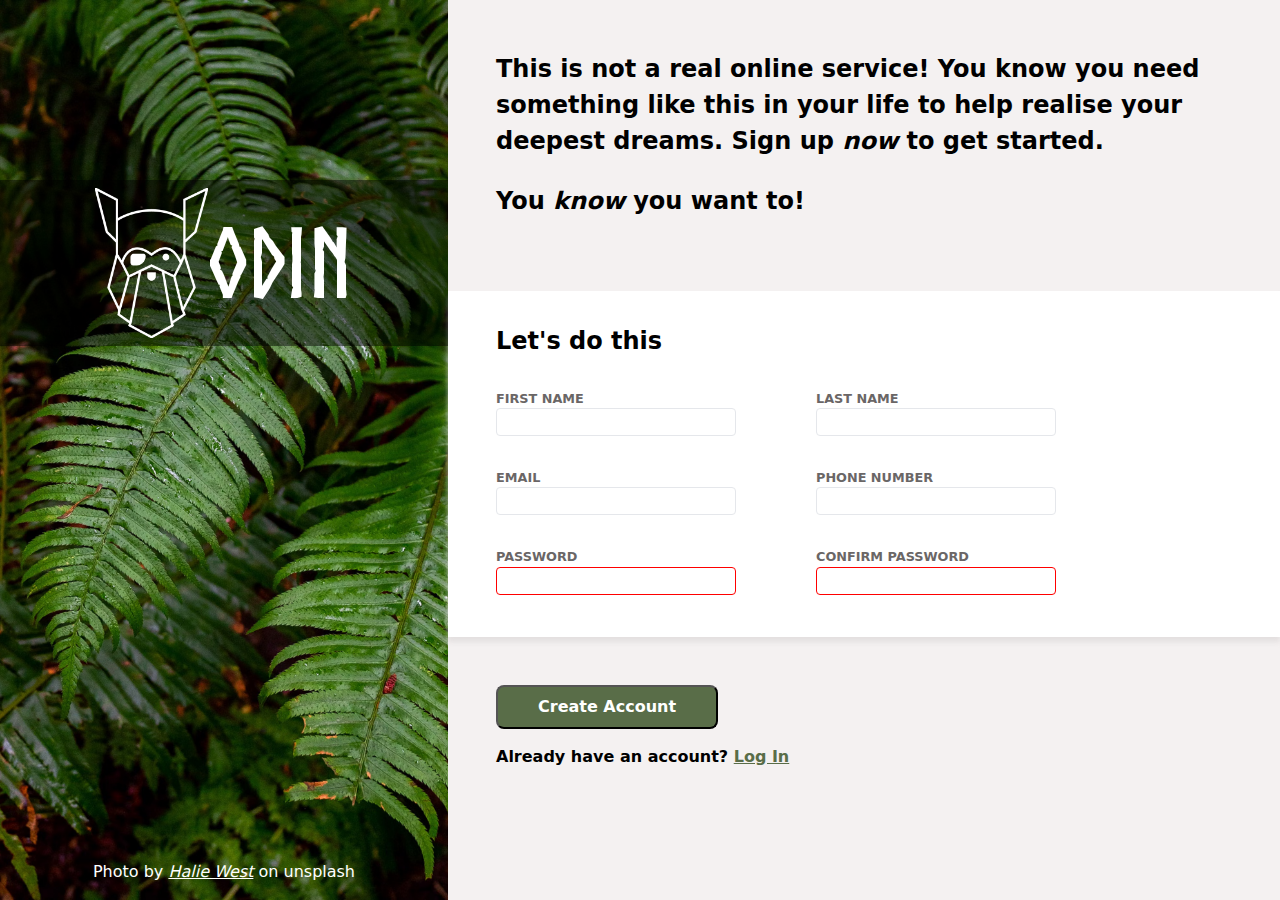
<file: index.html>
<!DOCTYPE html>
<html lang="en">
<head>
    <meta charset="UTF-8">
    <meta name="viewport" content="width=device-width, initial-scale=1.0">
    <title>signup form</title>
    <link rel="stylesheet" href="./signup-style.css">
</head>
<body>
    <div class="left-container">
        <div class="left-main">
            <img id="icon-holder" src="./assets/odin-lined.png" alt="odin project logo">
            <h1 class="logo-text">ODIN</h1>
        </div>
        <footer>
            <p>Photo by <cite><a href="https://unsplash.com/photos/green-leaf-plant-in-close-up-photography-25xggax4bSA">Halie West</a></cite> on unsplash</p>
        </footer>
    </div>
    <div class="right-container">
        <div>
            <h1>This is not a real online service! You know you need something like this in your life to help
                realise your deepest dreams. Sign up <em>now</em> to get started.
            </h1>
            <h1>You <em>know</em> you want to!</h1>
        </div>

        <div class="form-container">
            <!-- using get to load the same page again, in a proper setup would use
             method="post" to send form input data to server-->
            <form id="signup-form" action="/signup.html" method="get">
                <h1>Let's do this</h1>
                <fieldset>
                    <label for="fname">FIRST NAME
                        <input id="fname" name="fname" type="text" required>
                    </label>
                    <label for="lname">LAST NAME
                        <input id="lname" name="lname" type="text" required>
                    </label>
                    <label for="email">EMAIL
                        <input type="email" name="email" id="email" erquired>
                    </label>
                    <label for="tel">PHONE NUMBER
                        <input type="tel" name="tel" id="tel">
                    </label>
                    <label for="pword">PASSWORD
                        <input type="password" name="pword" id="pword" required
                        maxlength="20"
                        pattern="(?=.*\d)(?=.*[a-z])(?=.*[A-Z]).{8,}"
                        title="Must contain at least one number and one uppercase and one lower case letter. Minimum length of 8 characters.">
                    </label>
                    <label for="confirm-pword">CONFIRM PASSWORD
                        <input type="password" name="confirm-pword" id="confirm-pword" required
                        maxlength="20"
                        pattern="(?=.*\d)(?=.*[a-z])(?=.*[A-Z]).{8,}"
                        title="Must contain at least one number and one uppercase and one lower case letter. Minimum length of 8 characters.">
                    </label>
                </fieldset>
            </form>
        </div>
        <div class="btn-container">
            <button form="signup-form" value="submit" type="submit">Create Account</button>
            <p>Already have an account? <a href="#">Log In</a></p>
        </div>
    </div>
    
</body>
</html>
</file>
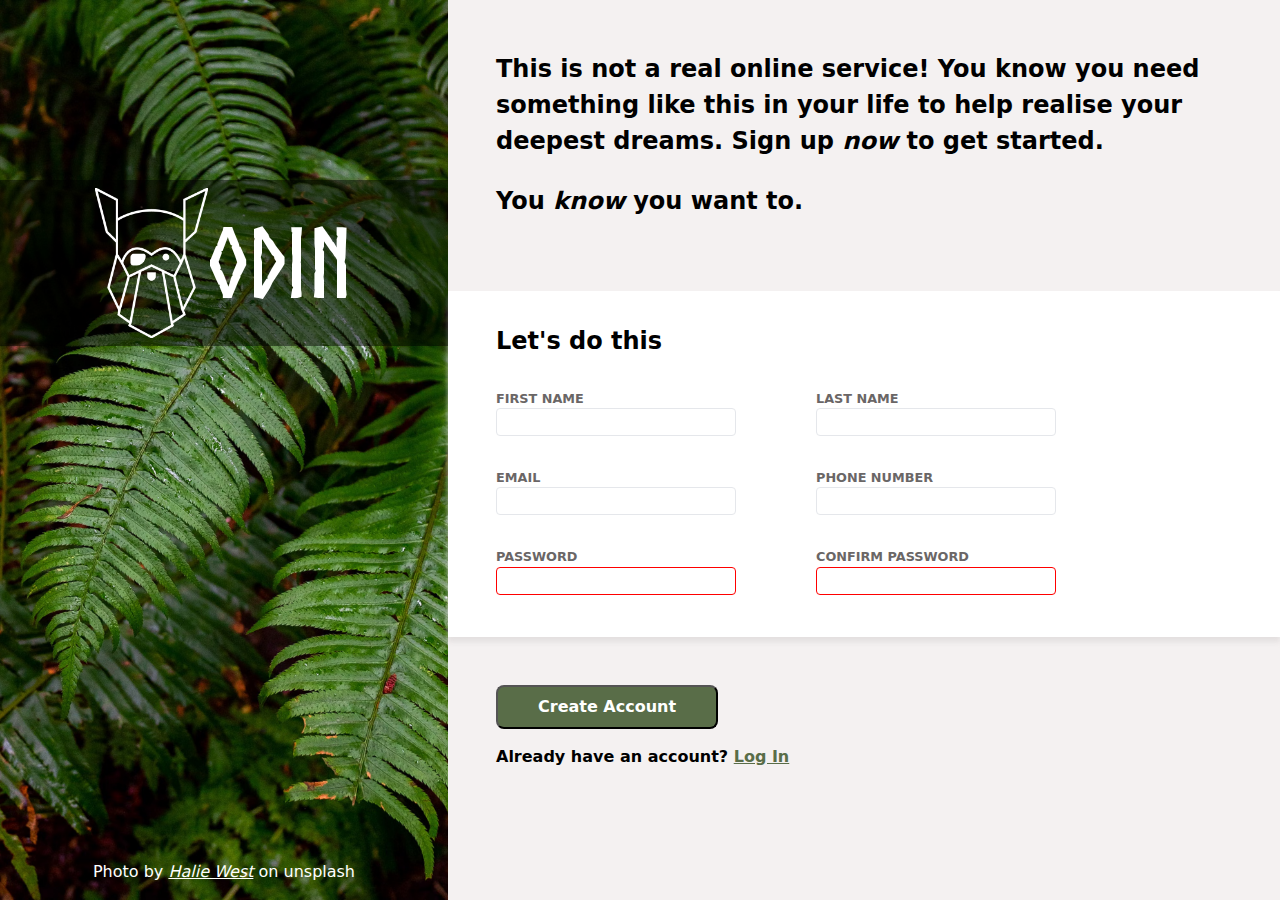
<file: signup.html>
<!DOCTYPE html>
<html lang="en">
<head>
    <meta charset="UTF-8">
    <meta name="viewport" content="width=device-width, initial-scale=1.0">
    <title>signup form</title>
    <link rel="stylesheet" href="./signup-style.css">
</head>
<body>
    <div class="left-container">
        <div class="left-main">
            <img id="icon-holder" src="./assets/odin-lined.png" alt="odin project logo">
            <h1 class="logo-text">ODIN</h1>
        </div>
        <footer>
            <p>Photo by <cite><a href="https://unsplash.com/photos/green-leaf-plant-in-close-up-photography-25xggax4bSA">Halie West</a></cite> on unsplash</p>
        </footer>
    </div>
    <div class="right-container">
        <div>
            <h1>This is not a real online service! You know you need something like this in your life to help
                realise your deepest dreams. Sign up <em>now</em> to get started.
            </h1>
            <h1>You <em>know</em> you want to.</h1>
        </div>

        <div class="form-container">
            <!-- using get to load the same page again, in a proper setup would use
             method="post" to send form input data to server-->
            <form id="signup-form" action="/signup.html" method="get">
                <h1>Let's do this</h1>
                <fieldset>
                    <label for="fname">FIRST NAME
                        <input id="fname" name="fname" type="text" required>
                    </label>
                    <label for="lname">LAST NAME
                        <input id="lname" name="lname" type="text" required>
                    </label>
                    <label for="email">EMAIL
                        <input type="email" name="email" id="email" erquired>
                    </label>
                    <label for="tel">PHONE NUMBER
                        <input type="tel" name="tel" id="tel">
                    </label>
                    <label for="pword">PASSWORD
                        <input type="password" name="pword" id="pword" required
                        maxlength="20"
                        pattern="(?=.*\d)(?=.*[a-z])(?=.*[A-Z]).{8,}"
                        title="Must contain at least one number and one uppercase and one lower case letter. Minimum length of 8 characters.">
                    </label>
                    <label for="confirm-pword">CONFIRM PASSWORD
                        <input type="password" name="confirm-pword" id="confirm-pword" required
                        maxlength="20"
                        pattern="(?=.*\d)(?=.*[a-z])(?=.*[A-Z]).{8,}"
                        title="Must contain at least one number and one uppercase and one lower case letter. Minimum length of 8 characters.">
                    </label>
                </fieldset>
            </form>
        </div>
        <div class="btn-container">
            <button form="signup-form" value="submit" type="submit">Create Account</button>
            <p>Already have an account? <a href="#">Log In</a></p>
        </div>
    </div>
    
</body>
</html>
</file>
<file: signup-style.css>
@font-face {
  font-family: "Norse Bold";
  src: url("./assets/Norse-Bold2.woff2");
}

:root {
    font-family: system-ui, "Segoe UI", Roboto, Helvetica, Arial, sans-serif, "Apple Color Emoji", "Segoe UI Emoji", "Segoe UI Symbol";
    background-color: black;
}


/*
 Taken from Josh Comeau: https://www.joshwcomeau.com/css/custom-css-reset/
  1. Use a more-intuitive box-sizing model.
*/
*, *::before, *::after {
    box-sizing: border-box;
  }
  /*
    2. Remove default margin
  */
  * {
    margin: 0;
  }
  /*
    Typographic tweaks!
    3. Add accessible line-height
    4. Improve text rendering
  */
  body {
    line-height: 1.5;
    -webkit-font-smoothing: antialiased;
  }
  /*
    5. Improve media defaults
  */
  img, picture, video, canvas, svg {
    display: block;
    max-width: 100%;
  }
  /*
    6. Remove built-in form typography styles
  */
  input, button, textarea, select {
    font: inherit;
  }
  /*
    7. Avoid text overflows
  */
  p, h1, h2, h3, h4, h5, h6 {
    overflow-wrap: break-word;
  }
  /*
    8. Create a root stacking context
  */
  #root, #__next {
    isolation: isolate;
  }



body {
    display: flex;
    border: 0px;
    padding: 0px;
    margin: 0px;
    margin-left: auto;
    margin-right: auto;
    max-width: 1440px;
    min-height: 100vh;
    
}



.left-container {
    display: flex;
    flex-direction: column;
    justify-content: space-between;
    align-items: center;
    background: no-repeat center url("./assets/leaf-bg.avif");
    width: 35%;
    color: white;
    background-size: cover;
}


.right-container {
  display: flex;
  flex-direction: column;
  background: rgb(244, 241, 241);
  width: 65%;
  justify-content: center;
  gap: 3rem;
  padding-bottom: 5rem;
}

.right-container>* {
  padding: 0 3rem;
}

.left-main {
  position: relative;
  top: 20%;
  display: flex;
  width: 100%;
  background-color: rgba(0, 0, 0, 0.466);
  justify-content: center;
  align-items: center;
  padding: 0.5rem 0;

}    

#icon-holder {
	height: min(150px, 100%);
  max-height: 150px;
}  

.logo-text {
  font-family: "Norse Bold", sans-serif;
  font-size: 6rem;
}  


footer {
  position: relative;
  bottom: 1rem;
}

footer a {
  color: white;
}


input {
  border: #E5E7EB 1px solid;
  border-radius: 4px;
  font-size: 1rem;
  font-weight: normal;
  display: block;
}

label {
  font-size: 0.8rem;
  font-weight: 800;
  color:#6a6666;
}


.form-container {
  background-color: white;
  box-shadow: 0px 5px 5px 0px rgba(222, 218, 218, 0.75);
  padding-bottom: 2rem;
  padding-top: 2rem;

}

fieldset {
  border: none;
  display: flex;
  flex-wrap: wrap;
  padding-left: 0;
  row-gap: 2rem;
  column-gap: 5rem;

}

fieldset input {
  width: 15rem;
}

.right-container h1 {
  font-size: 1.5rem;
  margin-bottom: 1.5rem;
}



button {
  padding: 0.5rem 2.5rem;
  border-radius: 8px;
  background-color: #596D48;
  color: white;
  font-weight: bold;
  margin-bottom: 1rem;
}

button:hover {
  background-color: #495d38;
}

button:active {
  border-style:inset;
  background-color: #3f552e;
}

.btn-container {
  font-weight: bold;
}

a {
  color: #596D48;
}

input[type="password"]:invalid {
  border: 1px solid red;
}

input:focus {
  border: 1px solid rgb(27, 68, 182);
  -webkit-box-shadow: 3px 2px 9px 0px rgb(166, 166, 168);
-moz-box-shadow: 3px 2px 9px 0px rgb(175, 176, 179);
box-shadow: 3px 2px 9px 0px rgb(190, 190, 193);
}

input[type="password"]:valid {
  border: 1px solid rgb(29, 179, 57);
}
</file>
